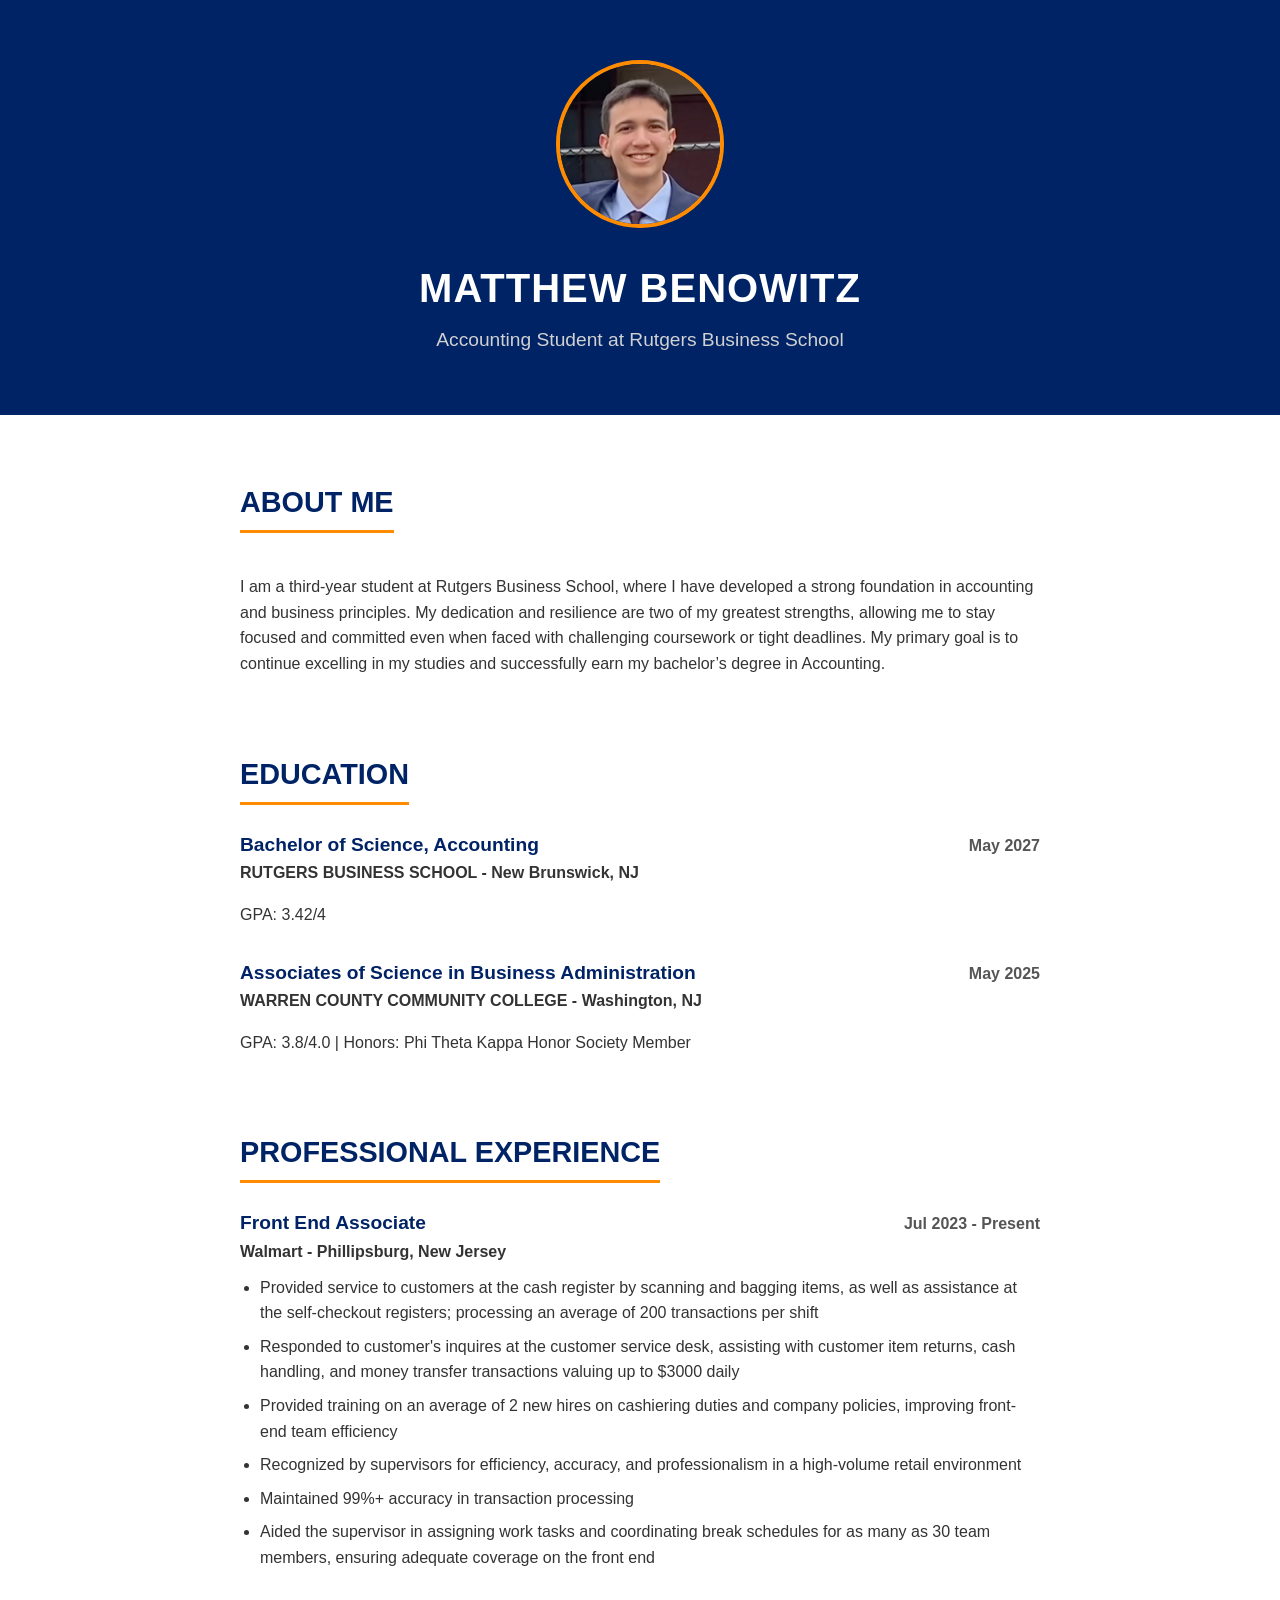
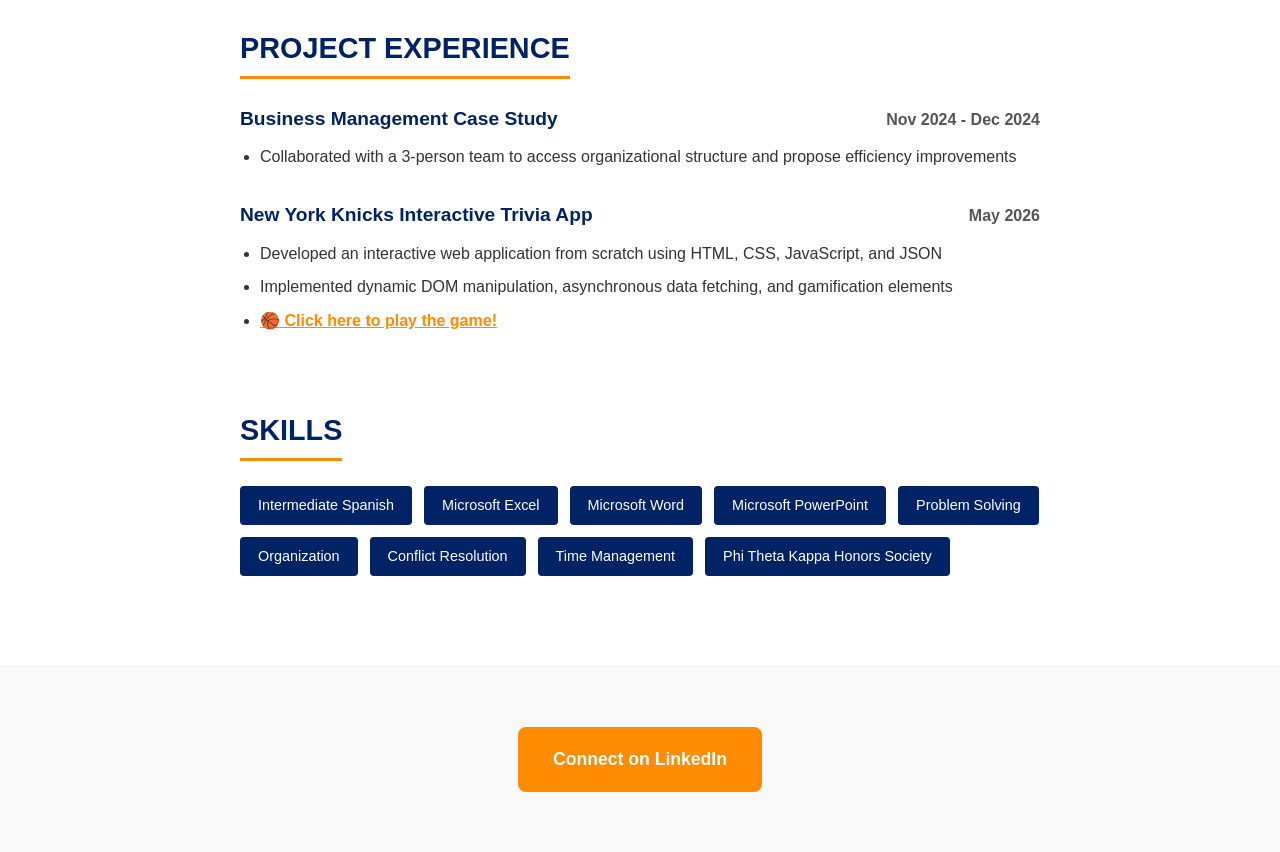
<file: index.html>
<!DOCTYPE html>
<html lang="en">
<head>
    <meta charset="UTF-8">
    <meta name="viewport" content="width=device-width, initial-scale=1.0">
    <title>Matthew Benowitz | Accounting Professional</title>
    <style>
        /* Color Palette: Royal Blue and Orange */
        :root {
            --royal-blue: #002366;
            --vibrant-orange: #FF8C00;
            --white: #ffffff;
            --off-white: #f9f9f9;
            --text-main: #333333;
            --text-muted: #555555;
        }

        body {
            font-family: 'Segoe UI', Arial, sans-serif;
            line-height: 1.6;
            margin: 0;
            padding: 0;
            color: var(--text-main);
            background-color: var(--white);
        }

        header {
            background-color: var(--royal-blue);
            color: var(--white);
            padding: 60px 20px;
            text-align: center;
        }

        .profile-container {
            max-width: 800px;
            margin: 0 auto;
        }

        .profile-img {
            width: 160px;
            height: 160px;
            border-radius: 50%;
            border: 4px solid var(--vibrant-orange);
            object-fit: cover;
            margin-bottom: 20px;
        }

        h1 {
            margin: 0;
            font-size: 2.5em;
            letter-spacing: 1px;
            text-transform: uppercase;
        }

        .subtitle {
            font-size: 1.2em;
            color: #d1d1d1;
            margin-top: 5px;
        }

        .container {
            max-width: 800px;
            margin: 0 auto;
            padding: 40px 20px;
        }

        section {
            margin-bottom: 50px;
        }

        h2 {
            color: var(--royal-blue);
            font-size: 1.8em;
            border-bottom: 3px solid var(--vibrant-orange);
            display: inline-block;
            margin-bottom: 25px;
            padding-bottom: 5px;
            text-transform: uppercase;
        }

        .entry {
            margin-bottom: 30px;
        }

        .entry-header {
            display: flex;
            justify-content: space-between;
            align-items: baseline;
            flex-wrap: wrap;
        }

        .entry-title {
            font-weight: bold;
            font-size: 1.2em;
            color: var(--royal-blue);
        }

        .entry-meta {
            color: var(--text-muted);
            font-weight: bold;
        }

        .entry-org {
            font-weight: 600;
            display: block;
            margin-bottom: 5px;
        }

        ul {
            margin-top: 10px;
            padding-left: 20px;
        }

        li {
            margin-bottom: 8px;
        }

        .skills-grid {
            display: flex;
            flex-wrap: wrap;
            gap: 12px;
        }

        .skill-tag {
            background-color: var(--royal-blue);
            color: white;
            padding: 8px 18px;
            border-radius: 4px;
            font-weight: 500;
            font-size: 0.9em;
        }

        footer {
            background-color: var(--off-white);
            text-align: center;
            padding: 60px 20px;
            border-top: 1px solid #eee;
        }

        .linkedin-button {
            display: inline-block;
            background-color: var(--vibrant-orange);
            color: white;
            padding: 18px 35px;
            text-decoration: none;
            font-weight: bold;
            border-radius: 8px;
            font-size: 1.1em;
        }

        @media (max-width: 600px) {
            .entry-header {
                flex-direction: column;
            }
        }
    </style>
</head>
<body>

    <header>
        <div class="profile-container">
            <img src="assets/ProfilePic.jpeg" alt="Matthew Benowitz" class="profile-img">
            <h1>Matthew Benowitz</h1>
            <div class="subtitle">Accounting Student at Rutgers Business School</div>
        </div>
    </header>

    <div class="container">
        
        <section id="about">
            <h2>About Me</h2>
            <p>
                I am a third-year student at Rutgers Business School, where I have developed a strong foundation in accounting and business principles. My dedication and resilience are two of my greatest strengths, allowing me to stay focused and committed even when faced with challenging coursework or tight deadlines. My primary goal is to continue excelling in my studies and successfully earn my bachelor’s degree in Accounting.
            </p>
        </section>

        <section id="education">
            <h2>Education</h2>
            <div class="entry">
                <div class="entry-header">
                    <span class="entry-title">Bachelor of Science, Accounting</span>
                    <span class="entry-meta">May 2027</span>
                </div>
                <span class="entry-org">RUTGERS BUSINESS SCHOOL - New Brunswick, NJ</span>
                <p>GPA: 3.42/4</p>
            </div>

            <div class="entry">
                <div class="entry-header">
                    <span class="entry-title">Associates of Science in Business Administration</span>
                    <span class="entry-meta">May 2025</span>
                </div>
                <span class="entry-org">WARREN COUNTY COMMUNITY COLLEGE - Washington, NJ</span>
                <p>GPA: 3.8/4.0 | Honors: Phi Theta Kappa Honor Society Member</p>
            </div>
        </section>

        <section id="experience">
            <h2>Professional Experience</h2>
            <div class="entry">
                <div class="entry-header">
                    <span class="entry-title">Front End Associate</span>
                    <span class="entry-meta">Jul 2023 - Present</span>
                </div>
                <span class="entry-org">Walmart - Phillipsburg, New Jersey</span>
                <ul>
                    <li>Provided service to customers at the cash register by scanning and bagging items, as well as assistance at the self-checkout registers; processing an average of 200 transactions per shift</li>
                    <li>Responded to customer's inquires at the customer service desk, assisting with customer item returns, cash handling, and money transfer transactions valuing up to $3000 daily</li>
                    <li>Provided training on an average of 2 new hires on cashiering duties and company policies, improving front-end team efficiency</li>
                    <li>Recognized by supervisors for efficiency, accuracy, and professionalism in a high-volume retail environment</li>
                    <li>Maintained 99%+ accuracy in transaction processing</li>
                    <li>Aided the supervisor in assigning work tasks and coordinating break schedules for as many as 30 team members, ensuring adequate coverage on the front end</li>
                </ul>
            </div>

            <h2>Project Experience</h2>
            <div class="entry">
                <div class="entry-header">
                    <span class="entry-title">Business Management Case Study</span>
                    <span class="entry-meta">Nov 2024 - Dec 2024</span>
                </div>
                <ul>
                    <li>Collaborated with a 3-person team to access organizational structure and propose efficiency improvements</li>
                </ul>
            </div>
            <div class="entry">
                <div class="entry-header">
                    <span class="entry-title">New York Knicks Interactive Trivia App</span>
                    <span class="entry-meta">May 2026</span>
                </div>
                <ul>
                    <li>Developed an interactive web application from scratch using HTML, CSS, JavaScript, and JSON</li>
                    <li>Implemented dynamic DOM manipulation, asynchronous data fetching, and gamification elements</li>
                    <li>
                        <strong>
                            <a href="assets/knicks-trivia/" style="color: var(--vibrant-orange); text-decoration: underline;">
                                🏀 Click here to play the game!
                            </a>
                        </strong>
                    </li>
                </ul>
            </div>
        </section>

        <section id="skills">
            <h2>Skills</h2>
            <div class="skills-grid">
                <span class="skill-tag">Intermediate Spanish</span>
                <span class="skill-tag">Microsoft Excel</span>
                <span class="skill-tag">Microsoft Word</span>
                <span class="skill-tag">Microsoft PowerPoint</span>
                <span class="skill-tag">Problem Solving</span>
                <span class="skill-tag">Organization</span>
                <span class="skill-tag">Conflict Resolution</span>
                <span class="skill-tag">Time Management</span>
                <span class="skill-tag">Phi Theta Kappa Honors Society</span>
            </div>
        </section>

    </div>

    <footer>
        <a href="https://www.linkedin.com/in/matthew-benowitz-3a6462247" class="linkedin-button">Connect on LinkedIn</a>
    </footer>

</body>
</html>
</file>
